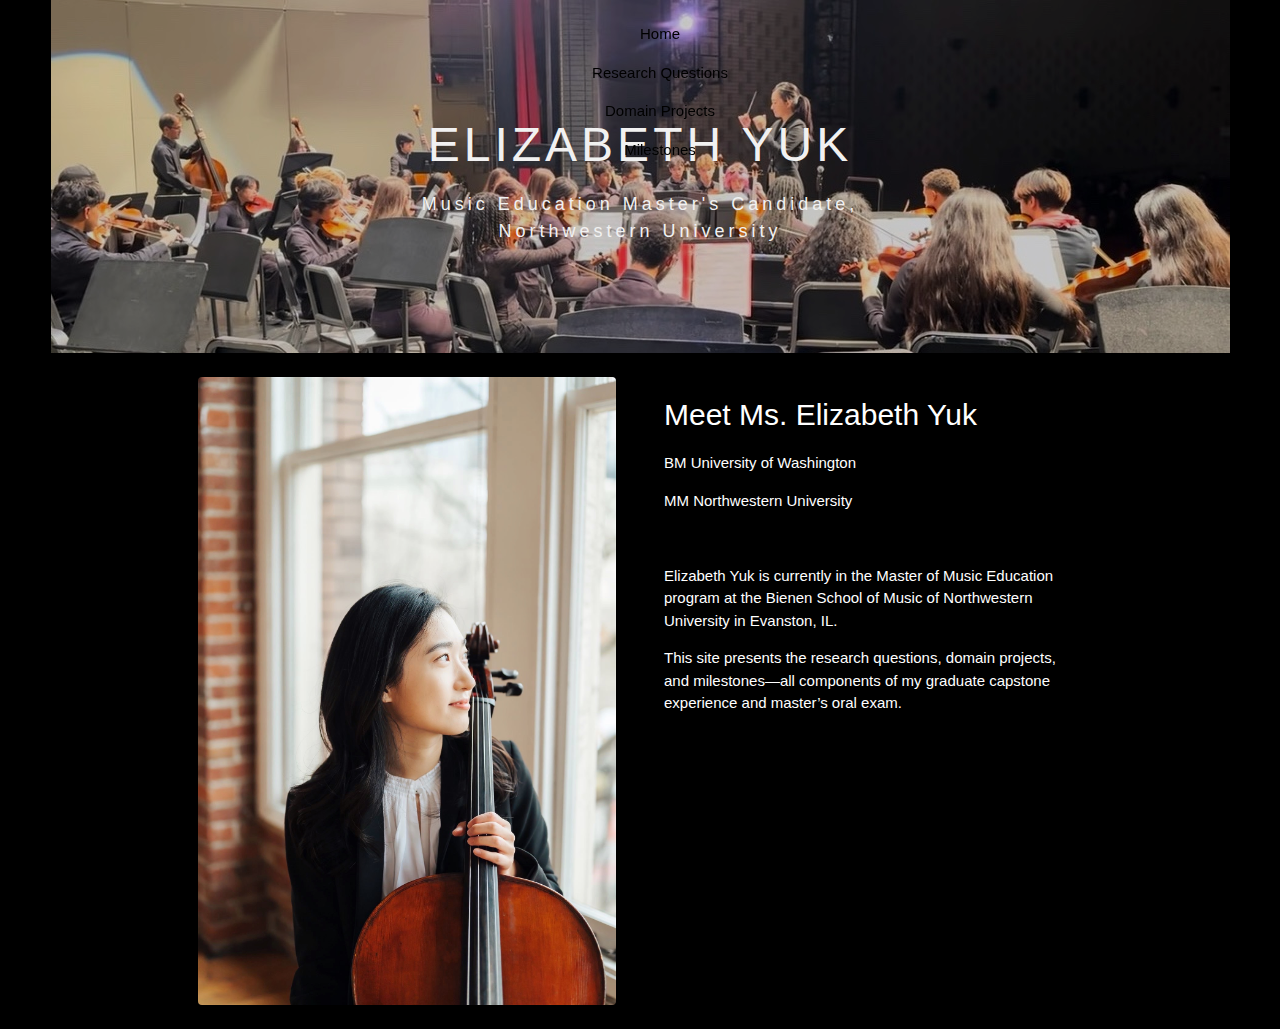
<file: index.html>
<!DOCTYPE html>
<html lang="en">
<head>
<title>Home</title>
<meta charset="UTF-8">
<meta name="viewport" content="width=device-width, initial-scale=1">
<link rel="stylesheet" href="./w3.css">
<link rel="stylesheet" href="./style.css">
</head>
<body style="background-color: black;">

<!-- Header -->
<header class="w3-display-container w3-center"">
  <!-- Navbar (placed at the bottom of the header image) -->
  <div class="w3-round w3-hide-small w3-top nav custom-navbar" id="navbar">
    <ul>
      <li>
        <a href="./index.html" class="w3-bar-item w3-button">Home</a>
      </li>
      <li>
        <a href="./research.html" class="w3-bar-item w3-button">Research Questions</a>
      </li>
      <li>
        <a href="./domain.html" class="w3-bar-item w3-button">Domain Projects</a>
      </li>
      <li>
        <a href="./milestones.html" class="w3-bar-item w3-button">Milestones</a>
      </li>
    </ul>
  </div>

  <img class="w3-image" style="opacity: 0.8;" src="./background.jpg" alt="Me">
  <div class="w3-display-middle w3-padding-large w3-wide w3-text-light-grey w3-center">
    <h1 class="w3-hide-medium w3-hide-small w3-xxxlarge">ELIZABETH YUK</h1>
    <h1 class="w3-hide-medium w3-hide-small w3-large">Music Education Master's Candidate, Northwestern University</h1>
    <h3 class="w3-hide-large w3-display-top" style="white-space:nowrap">ELIZABETH YUK</h3>
    <h5 class="w3-hide-large w3-display-top" style="white-space:nowrap">Music Education Master's Candidate, Northwestern University</h5>
  </div>

  <!-- Navbar (placed at the bottom of the header image) -->
  <div class="w3-center w3-light-grey w3-padding-16 w3-hide-large w3-hide-medium">
    <div class="w3-bar w3-light-grey">
      <a href="./index.html" class="w3-bar-item w3-button">Home</a>
      <a href="./research.html" class="w3-bar-item w3-button">Research Questions</a>
      <a href="./domain.html" class="w3-bar-item w3-button">Domain Projects</a>
      <a href="./milestones.html" class="w3-bar-item w3-button">Milestones</a>
    </div>
  </div>
</header>

</div>
<!-- Page content -->
<div class="w3-content w3-padding-large w3-container" id="home">
  <div class="w3-row">
    <div class="w3-col m6 w3-center w3-padding-large">
      <img src="./bio.jpg" class="w3-round w3-image" width="500" height="333" />
    </div>
    <div class="w3-col m6 w3-padding-large" style="color: white">
      <p><h2>Meet Ms. Elizabeth Yuk</h2></p>
      <p>BM University of Washington</p>
      <p>MM Northwestern University</p>
      <br>
      <p>​Elizabeth Yuk is currently in the Master of Music Education program at the Bienen School of Music of Northwestern University in Evanston, IL.​​</p>
      <p>This site presents the research questions, domain projects, and milestones—all components of my graduate capstone experience and master’s oral exam.</p>
    </div>
  </div>

<!-- End page content -->
</div>

</body>
<script>
  window.addEventListener('scroll', function() {
    const navbar = document.getElementById('navbar');
    const navbarMobile = document.getElementById('navbar-mobile');
    const scrolled = window.scrollY > 50;

    if (scrolled) {
      navbar?.classList.add('scrolled');
      navbarMobile?.classList.add('scrolled');
    } else {
      navbar?.classList.remove('scrolled');
      navbarMobile?.classList.remove('scrolled');
    }
  });
</script>
</html>
</file>
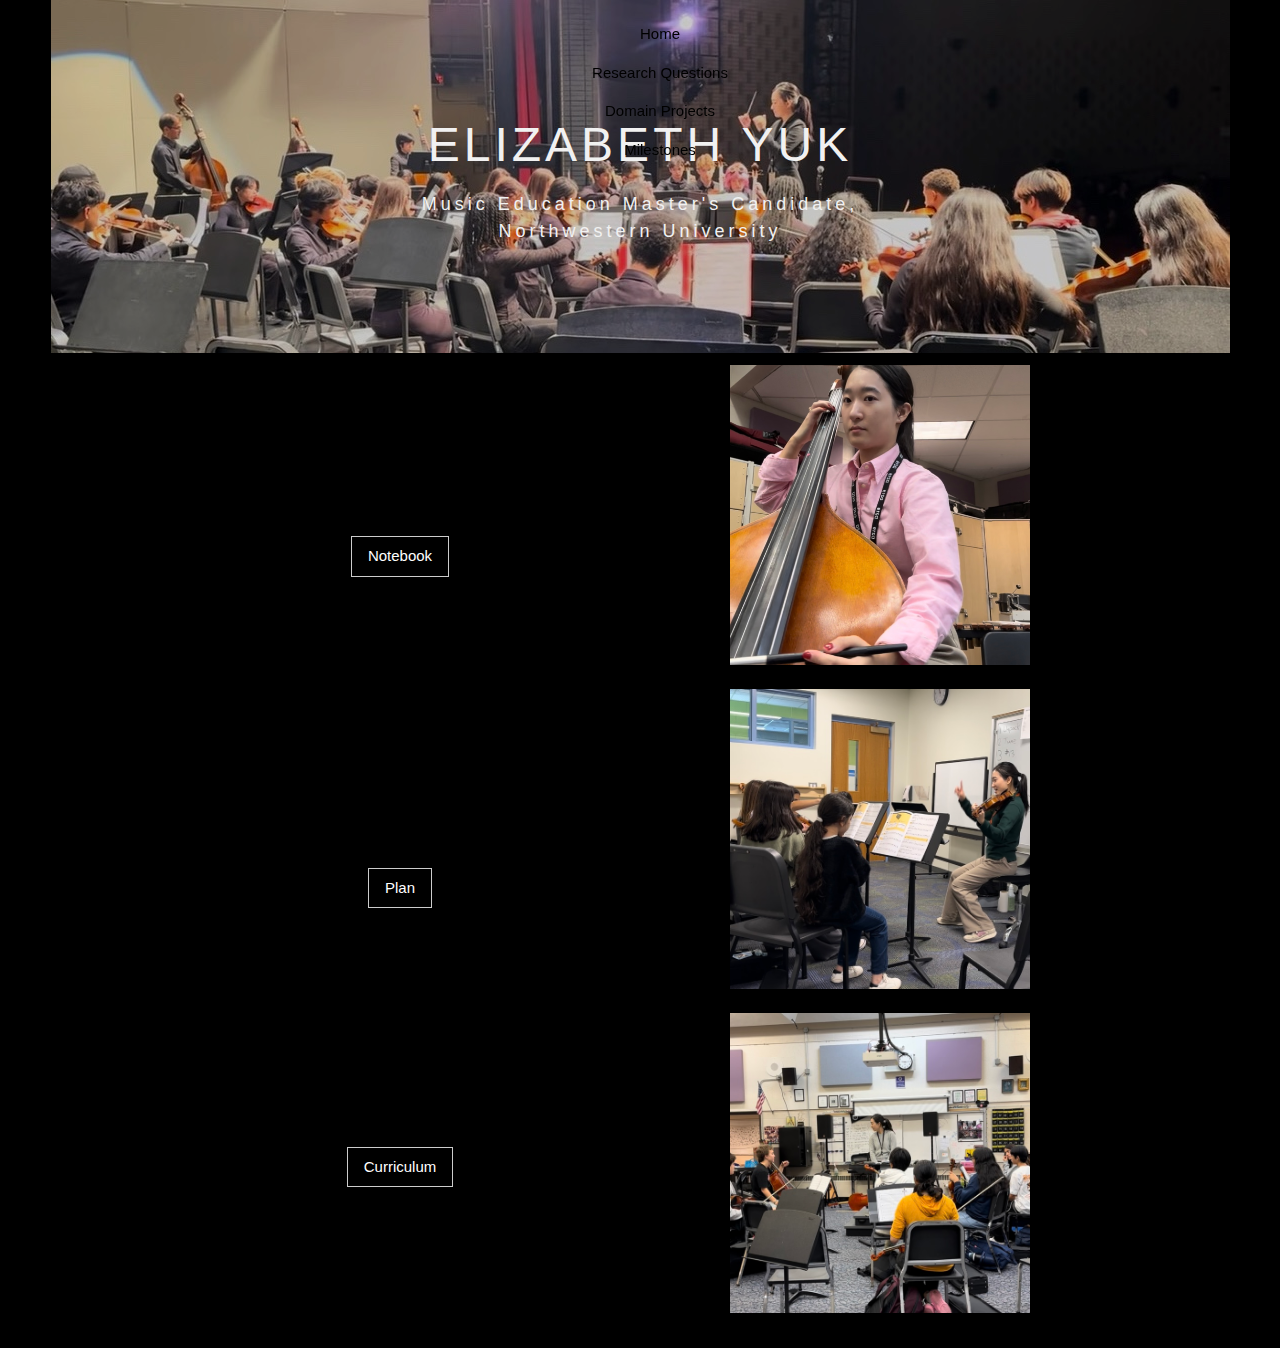
<file: domain.html>
<!DOCTYPE html>
<html lang="en">
<head>
<title>Domain Projects</title>
<meta charset="UTF-8">
<meta name="viewport" content="width=device-width, initial-scale=1">
<link rel="stylesheet" href="./w3.css">
<link rel="stylesheet" href="./style.css">
</head>
<body style="background-color: black;">

<!-- Header -->
<header class="w3-display-container w3-center"">
  <!-- Navbar (placed at the bottom of the header image) -->
  <div class="w3-round w3-hide-small w3-top nav custom-navbar" id="navbar">
    <ul>
      <li>
        <a href="./index.html" class="w3-bar-item w3-button">Home</a>
      </li>
      <li>
        <a href="./research.html" class="w3-bar-item w3-button">Research Questions</a>
      </li>
      <li>
        <a href="./domain.html" class="w3-bar-item w3-button">Domain Projects</a>
      </li>
      <li>
        <a href="./milestones.html" class="w3-bar-item w3-button">Milestones</a>
      </li>
    </ul>
  </div>

  <img class="w3-image" style="opacity: 0.8;" src="./background.jpg" alt="Me">
  <div class="w3-display-middle w3-padding-large w3-wide w3-text-light-grey w3-center">
    <h1 class="w3-hide-medium w3-hide-small w3-xxxlarge">ELIZABETH YUK</h1>
    <h1 class="w3-hide-medium w3-hide-small w3-large">Music Education Master's Candidate, Northwestern University</h1>
    <h3 class="w3-hide-large w3-display-top" style="white-space:nowrap">ELIZABETH YUK</h3>
    <h5 class="w3-hide-large w3-display-top" style="white-space:nowrap">Music Education Master's Candidate, Northwestern University</h5>
  </div>

  <!-- Navbar (placed at the bottom of the header image) -->
  <div class="w3-center w3-light-grey w3-padding-16 w3-hide-large w3-hide-medium">
    <div class="w3-bar w3-light-grey">
      <a href="./index.html" class="w3-bar-item w3-button">Home</a>
      <a href="./research.html" class="w3-bar-item w3-button">Research Questions</a>
      <a href="./domain.html" class="w3-bar-item w3-button">Domain Projects</a>
      <a href="./milestones.html" class="w3-bar-item w3-button">Milestones</a>
    </div>
  </div>
</header>

</div>
<!-- Page content -->
<div class="class="w3-display-container w3-opacity-min">
  <div style="max-width: 960px; margin: 0 auto;">
  <div class="w3-row">
    <div class="w3-col m6 w3-center w3-padding-large hj-domain">
      <p><h3>DOMAIN PROJECT #1</h3></p>
      <p>Double Bass-ics</p>
      <p>A notebook and toolkit for teaching beginning double bass</p>
      <a href="https://drive.google.com/file/d/1-Enh3FlwK1AhsM_RGXLzHrX90MsM6gbZ/view" class="w3-button w3-border" style="background-color: black; color: white; margin-top: 30px">Notebook</a>
    </div>
    <div class="w3-col m6 w3-center w3-padding-large">
      <img src="./domain1.jpg" width="300px" />
    </div>
  </div>
  <div class="w3-row">
    <div class="w3-col m6 w3-center w3-padding-large hj-domain">
      <p><h3>DOMAIN PROJECT #2</h3></p>
      <p>CMP Plan: Fiddles on Fire</p>
      <br/>
      <br/>
      <a href="https://drive.google.com/file/d/1-Enh3FlwK1AhsM_RGXLzHrX90MsM6gbZ/view" class="w3-button w3-border" style="background-color: black; color: white; margin-top: 30px">Plan</a>
    </div>
    <div class="w3-col m6 w3-center w3-padding-large">
      <img src="./domain2.jpg" width="300px" />
    </div>
  </div>
  <div class="w3-row">
    <div class="w3-col m6 w3-center w3-padding-large hj-domain">
      <p><h3>DOMAIN PROJECT #3</h3></p>
      <p>9th Grade Orchestra Curriculum Sample</p>
      <a href="https://drive.google.com/file/d/1-Enh3FlwK1AhsM_RGXLzHrX90MsM6gbZ/view" class="w3-button w3-border" style="background-color: black; color: white; margin-top: 30px;">Curriculum</a>
    </div>
    <div class="w3-col m6 w3-center w3-padding-large">
      <img src="./domain3.jpg" width="300px" />
    </div>
  </div>
  </div>
</div>

<!-- End page content -->
</div>

<footer>
  <br/>
</footer>
</body>
<script>
  window.addEventListener('scroll', function() {
    const navbar = document.getElementById('navbar');
    const navbarMobile = document.getElementById('navbar-mobile');
    const scrolled = window.scrollY > 50;

    if (scrolled) {
      navbar?.classList.add('scrolled');
      navbarMobile?.classList.add('scrolled');
    } else {
      navbar?.classList.remove('scrolled');
      navbarMobile?.classList.remove('scrolled');
    }
  });
</script>
</html>
</file>
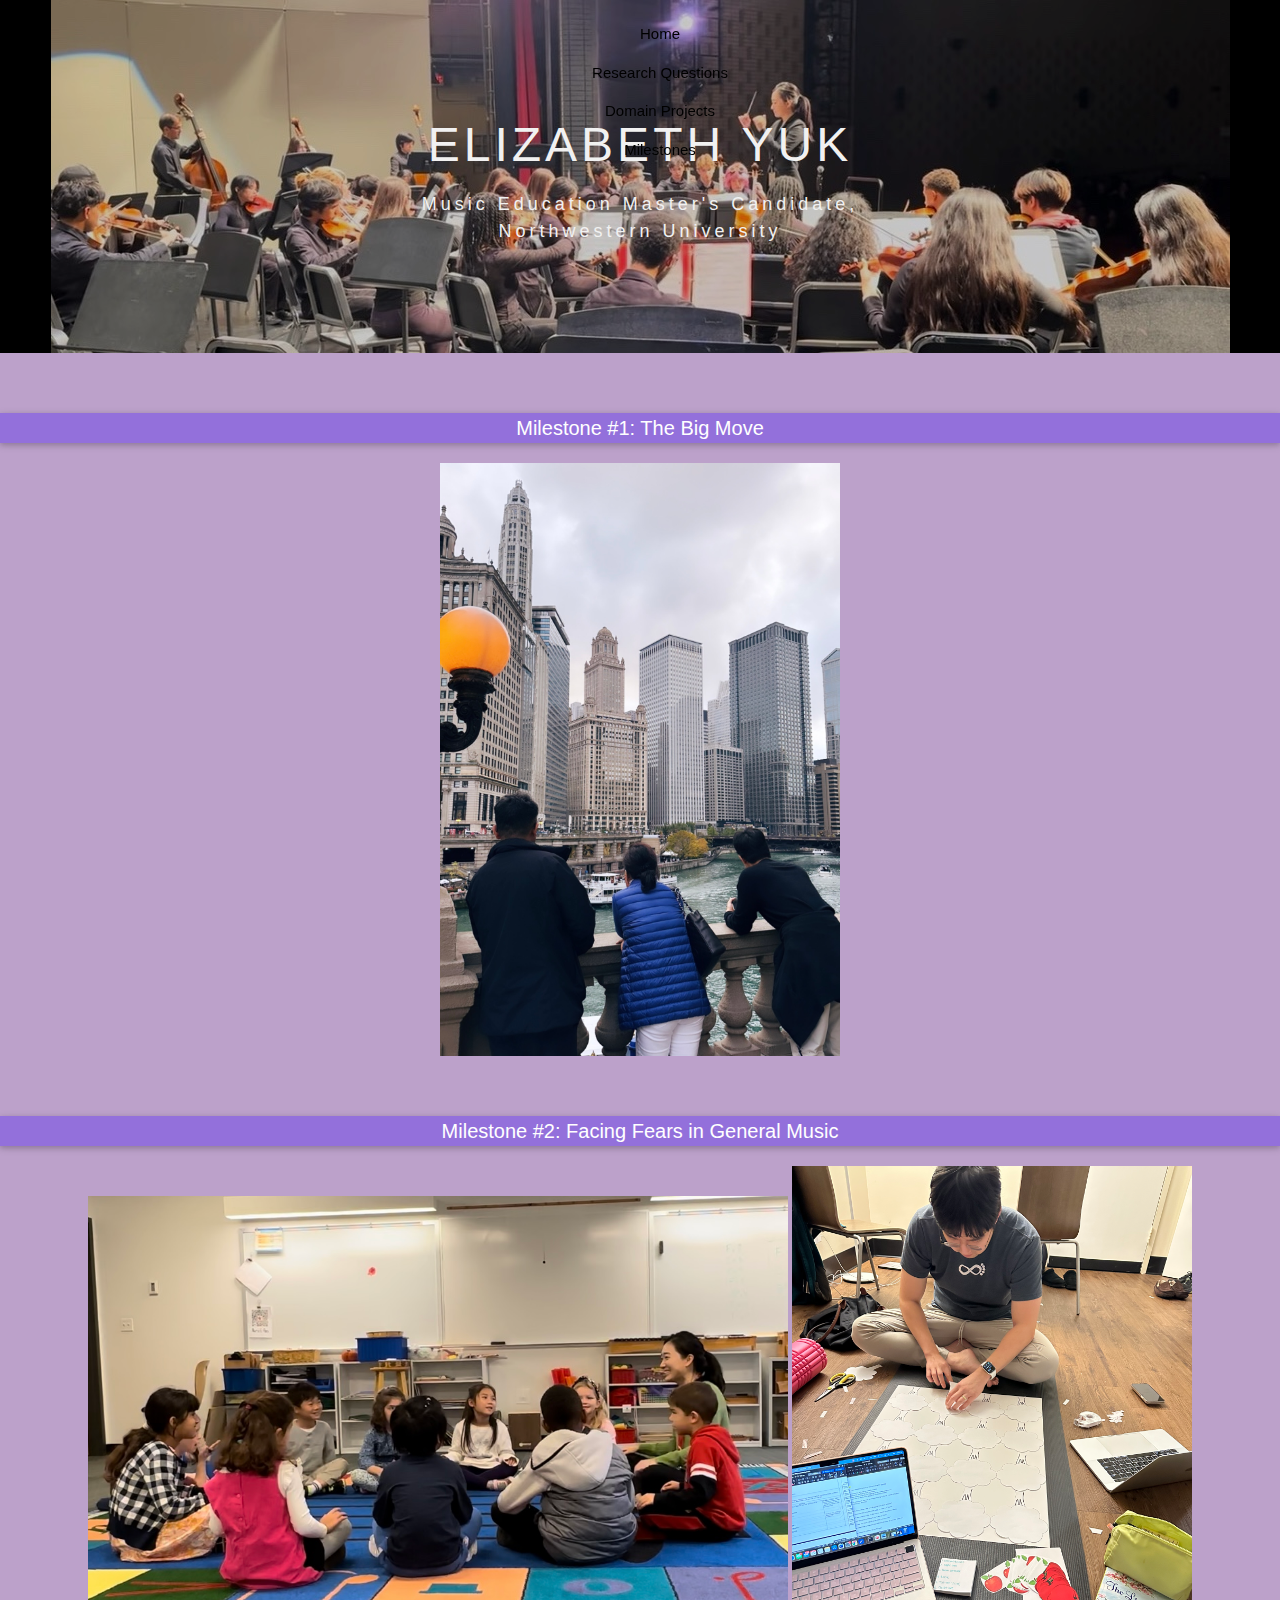
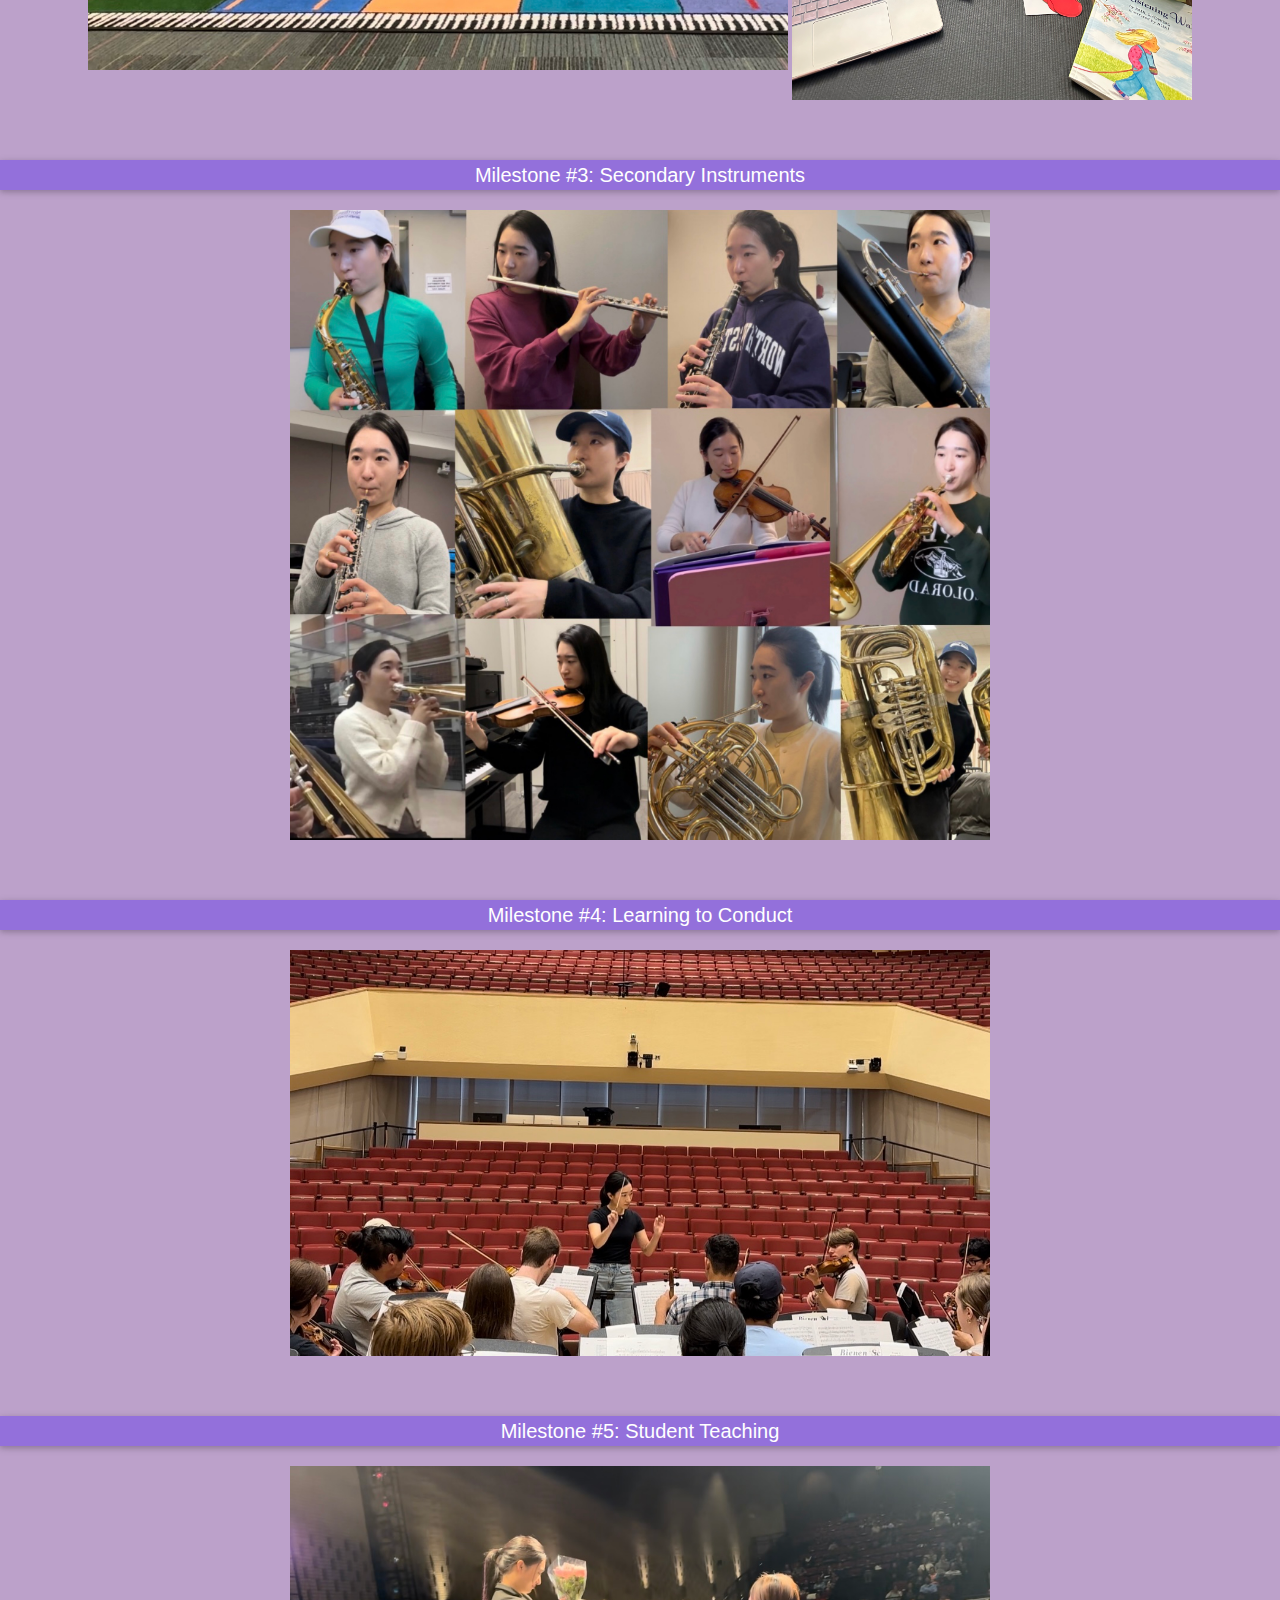
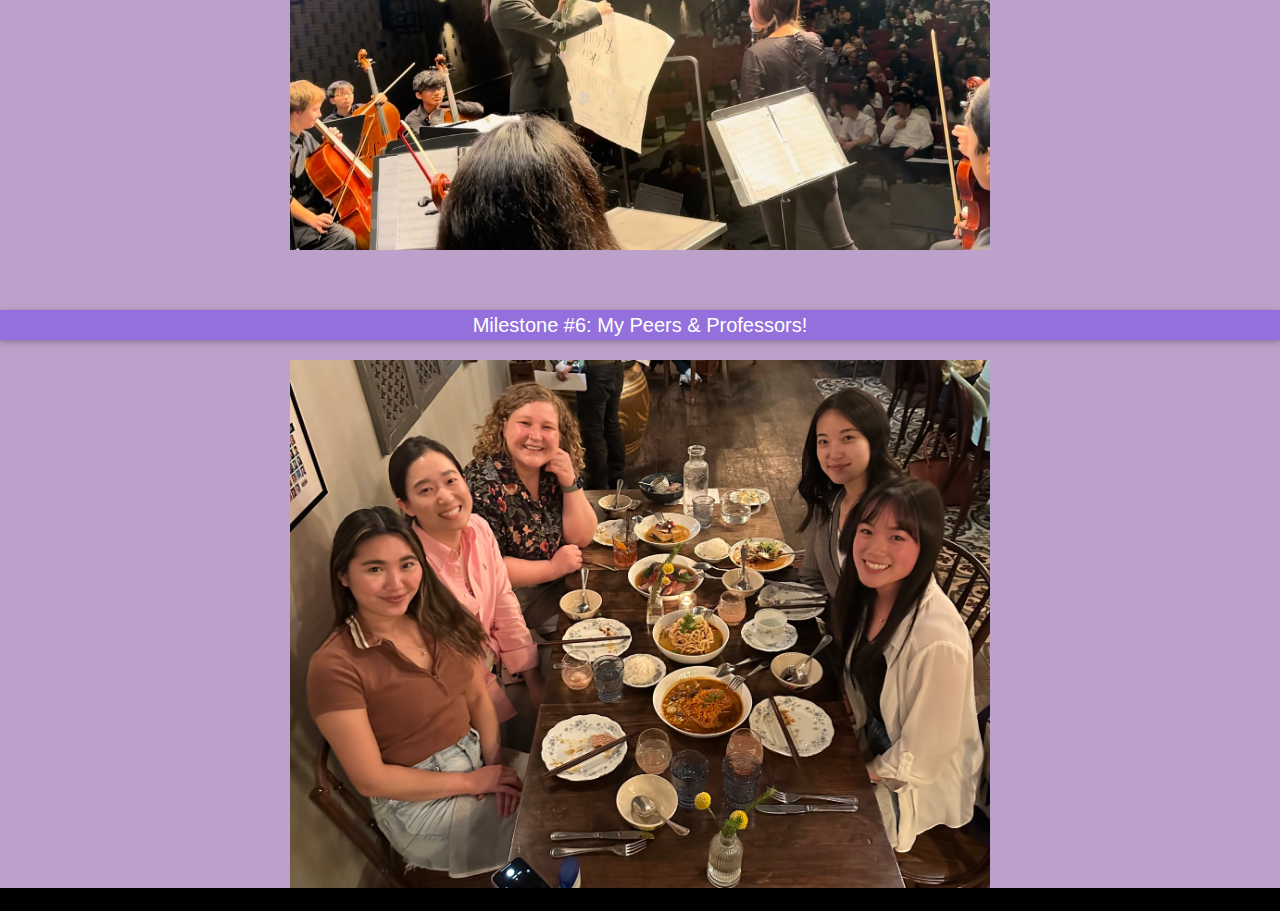
<file: milestones.html>
<!DOCTYPE html>
<html lang="en">
<head>
<title>Milestones</title>
<meta charset="UTF-8">
<meta name="viewport" content="width=device-width, initial-scale=1">
<link rel="stylesheet" href="./w3.css">
<link rel="stylesheet" href="./style.css">
</head>
<body style="background-color: black;">

<!-- Header -->
<header class="w3-display-container w3-center"">
  <!-- Navbar (placed at the bottom of the header image) -->
  <div class="w3-round w3-hide-small w3-top nav custom-navbar" id="navbar">
    <ul>
      <li>
        <a href="./index.html" class="w3-bar-item w3-button">Home</a>
      </li>
      <li>
        <a href="./research.html" class="w3-bar-item w3-button">Research Questions</a>
      </li>
      <li>
        <a href="./domain.html" class="w3-bar-item w3-button">Domain Projects</a>
      </li>
      <li>
        <a href="./milestones.html" class="w3-bar-item w3-button">Milestones</a>
      </li>
    </ul>
  </div>
  <img class="w3-image" style="opacity: 0.8;" src="./background.jpg" alt="Me">
  <div class="w3-display-middle w3-padding-large w3-wide w3-text-light-grey w3-center">
    <h1 class="w3-hide-medium w3-hide-small w3-xxxlarge">ELIZABETH YUK</h1>
    <h1 class="w3-hide-medium w3-hide-small w3-large">Music Education Master's Candidate, Northwestern University</h1>
    <h3 class="w3-hide-large w3-display-top" style="white-space:nowrap">ELIZABETH YUK</h3>
    <h5 class="w3-hide-large w3-display-top" style="white-space:nowrap">Music Education Master's Candidate, Northwestern University</h5>
  </div>

  <!-- Navbar (placed at the bottom of the header image) -->
  <div class="w3-center w3-light-grey w3-padding-16 w3-hide-large w3-hide-medium">
    <div class="w3-bar w3-light-grey">
      <a href="./index.html" class="w3-bar-item w3-button">Home</a>
      <a href="./research.html" class="w3-bar-item w3-button">Research Questions</a>
      <a href="./domain.html" class="w3-bar-item w3-button">Domain Projects</a>
      <a href="./milestones.html" class="w3-bar-item w3-button">Milestones</a>
    </div>
  </div>
</header>

</div>
<!-- Page content -->
<div class="class="w3-display-container w3-opacity-min" style="background-color: rgb(188, 161, 202);">
  <div class="w3-row w3-center w3-display-container">
    <p class="w3-card hj-margin-top hj-milestone">Milestone #1: The Big Move</p>
    <img src="./milestone1.jpg" width="400px" />
  </div>
  <div class="w3-row w3-center">
    <p class="w3-card hj-margin-top hj-milestone">Milestone #2: Facing Fears in General Music</p>
    <img src="./milestone2-1.jpg" width="700px" />
    <img src="./milestone2-2.jpg" width="400px" />
  </div>
  <div class="w3-row w3-center">
    <p class="w3-card hj-margin-top hj-milestone">Milestone #3: Secondary Instruments</p>
    <img src="./milestone3.jpg" width="700px" />
  </div>
  <div class="w3-row w3-center">
    <p class="w3-card hj-margin-top hj-milestone">Milestone #4: Learning to Conduct</p>
    <img src="./milestone4.jpg" width="700px" />
  </div>
  <div class="w3-row w3-center">
    <p class="w3-card hj-margin-top hj-milestone">Milestone #5: Student Teaching</p>
    <img src="./milestone5.jpg" width="700px" />
  </div>
  <div class="w3-row w3-center">
    <p class="w3-card hj-margin-top hj-milestone">Milestone #6: My Peers & Professors!</p>
    <img src="./milestone6.jpg" width="700px" />
  </div>
</div>

<!-- End page content -->
</div>
<footer">
  <br/>
</footer>
</body>
<script>
  window.addEventListener('scroll', function() {
    const navbar = document.getElementById('navbar');
    const navbarMobile = document.getElementById('navbar-mobile');
    const scrolled = window.scrollY > 50;

    if (scrolled) {
      navbar?.classList.add('scrolled');
      navbarMobile?.classList.add('scrolled');
    } else {
      navbar?.classList.remove('scrolled');
      navbarMobile?.classList.remove('scrolled');
    }
  });
</script>
</html>
</file>
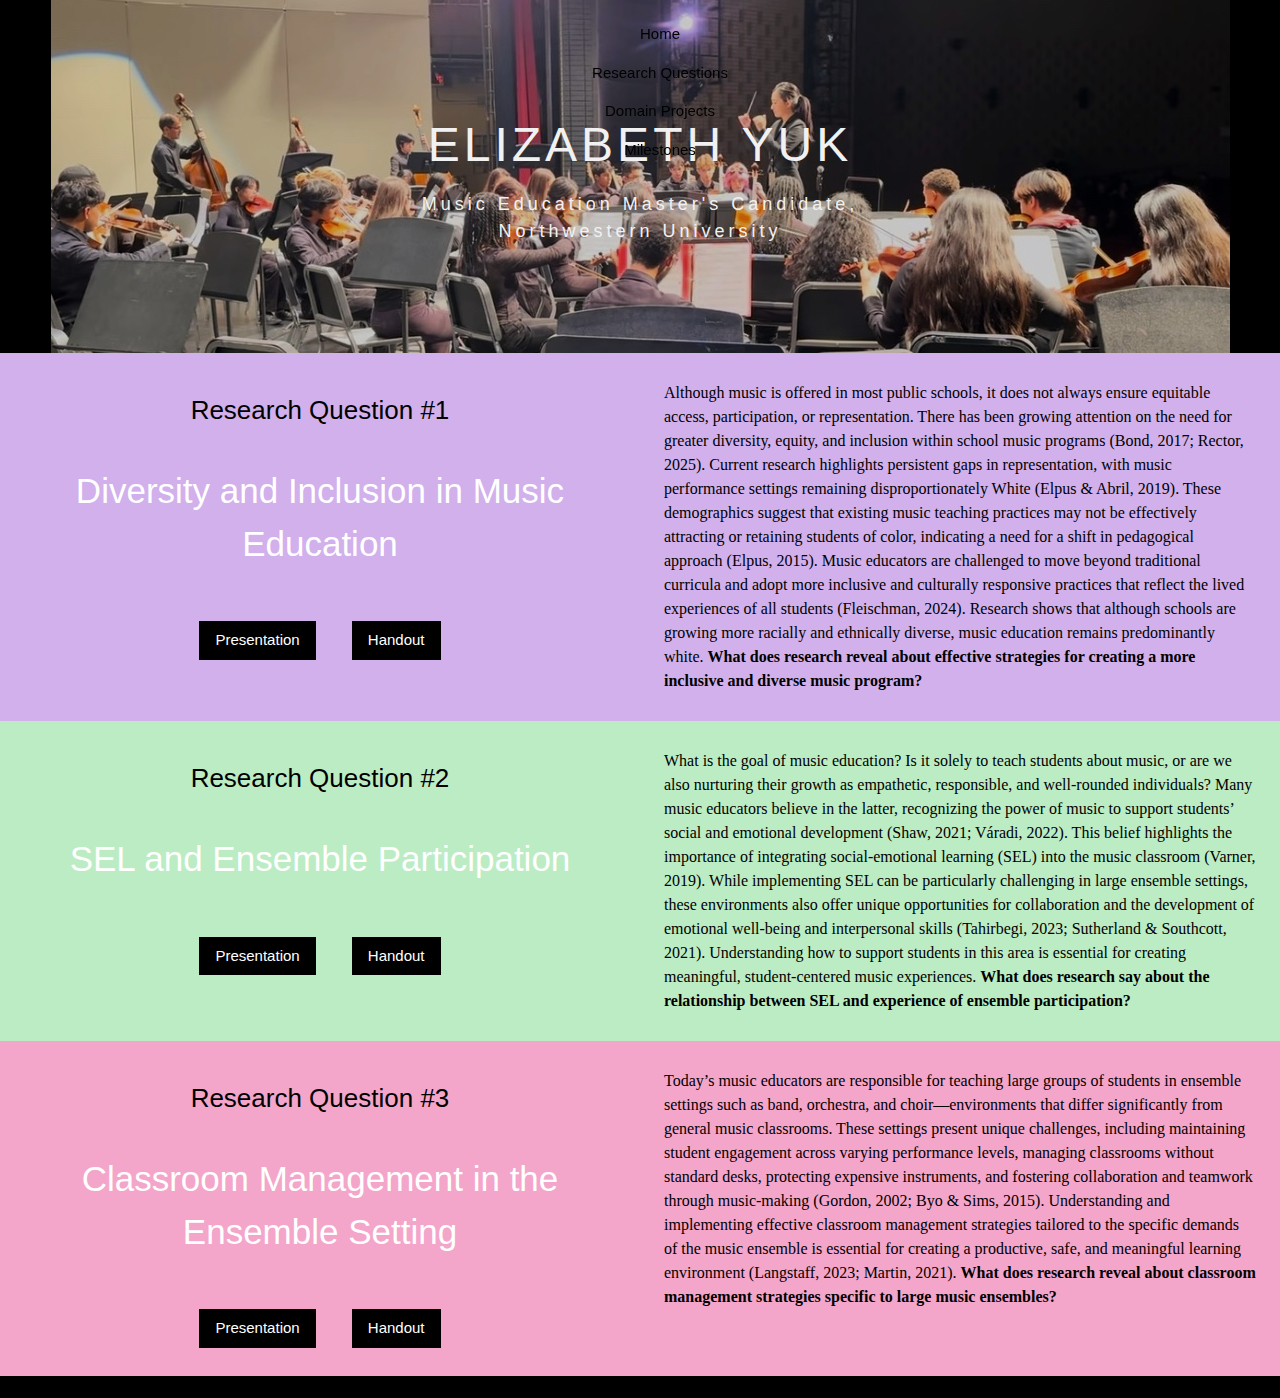
<file: research.html>
<!DOCTYPE html>
<html lang="en">
<head>
<title>Research Questions</title>
<meta charset="UTF-8">
<meta name="viewport" content="width=device-width, initial-scale=1">
<link rel="stylesheet" href="./w3.css">
<link rel="stylesheet" href="./style.css">
</head>
<body style="background-color: black;">


<!-- Header -->
<header class="w3-display-container w3-center"">
  <!-- Navbar (placed at the bottom of the header image) -->
  <div class="w3-round w3-hide-small w3-top nav custom-navbar" id="navbar">
    <ul>
      <li>
        <a href="./index.html" class="w3-bar-item w3-button">Home</a>
      </li>
      <li>
        <a href="./research.html" class="w3-bar-item w3-button">Research Questions</a>
      </li>
      <li>
        <a href="./domain.html" class="w3-bar-item w3-button">Domain Projects</a>
      </li>
      <li>
        <a href="./milestones.html" class="w3-bar-item w3-button">Milestones</a>
      </li>
    </ul>
  </div>

  <img class="w3-image" style="opacity: 0.8;" src="./background.jpg" alt="Me">
  <div class="w3-display-middle w3-padding-large w3-wide w3-text-light-grey w3-center">
    <h1 class="w3-hide-medium w3-hide-small w3-xxxlarge">ELIZABETH YUK</h1>
    <h1 class="w3-hide-medium w3-hide-small w3-large">Music Education Master's Candidate, Northwestern University</h1>
    <h3 class="w3-hide-large w3-display-top" style="white-space:nowrap">ELIZABETH YUK</h3>
    <h5 class="w3-hide-large w3-display-top" style="white-space:nowrap">Music Education Master's Candidate, Northwestern University</h5>
  </div>

  <!-- Navbar (placed at the bottom of the header image) -->
  <div class="w3-center w3-light-grey w3-padding-16 w3-hide-large w3-hide-medium">
    <div class="w3-bar w3-light-grey">
      <a href="./index.html" class="w3-bar-item w3-button">Home</a>
      <a href="./research.html" class="w3-bar-item w3-button">Research Questions</a>
      <a href="./domain.html" class="w3-bar-item w3-button">Domain Projects</a>
      <a href="./milestones.html" class="w3-bar-item w3-button">Milestones</a>
    </div>
  </div>
</header>

</div>
<!-- Page content -->
<div class="class="w3-display-container w3-opacity-min">
  <div class="w3-row" style="background-color: #d1b0ec;">
    <div class="w3-col m6 w3-center w3-padding-large">
      <p style="font-size: 26px">Research Question #1</p>
      <p style="font-size: 35px; color: white;">Diversity and Inclusion in Music Education</p>
      <a href="https://docs.google.com/presentation/d/1P2ExzkAg3dafPESCIxuO76ufCTOmiQ8_/edit?slide=id.p1#slide=id.p1" class="w3-button w3-margin" style="background-color: black; color: white;">Presentation</a>
      <a href="https://drive.google.com/file/d/1DRPBP8Z5eOL5xZA3HLNt6ST30RYS5cn7/view" class="w3-button w3-margin" style="background-color: black; color: white;">Handout</a>
    </div>
    <div class="w3-col m6 w3-padding-large">
      <p style="font-family: 'Times New Roman', Times, serif; font-size: 16px;">Although music is offered in most public schools, it does not always ensure equitable access, participation, or representation. There has been growing attention on the need for greater diversity, equity, and inclusion within school music programs (Bond, 2017; Rector, 2025). Current research highlights persistent gaps in representation, with music performance settings remaining disproportionately White (Elpus & Abril, 2019). These demographics suggest that existing music teaching practices may not be effectively attracting or retaining students of color, indicating a need for a shift in pedagogical approach (Elpus, 2015). Music educators are challenged to move beyond traditional curricula and adopt more inclusive and culturally responsive practices that reflect the lived experiences of all students (Fleischman, 2024). Research shows that although schools are growing more racially and ethnically diverse, music education remains predominantly white.

        <b>What does research reveal about effective strategies for creating a more inclusive and diverse music program?</b></p>
    </div>
  </div>
  <div class="w3-row" style="background-color: #bcecc3;">
    <div class="w3-col m6 w3-center w3-padding-large">
      <p style="font-size: 26px">Research Question #2</p>
      <p style="font-size: 35px; color: white;">SEL and Ensemble Participation</p>
      <a href="https://docs.google.com/presentation/d/1P2ExzkAg3dafPESCIxuO76ufCTOmiQ8_/edit?slide=id.p9#slide=id.p9" class="w3-button w3-margin" style="background-color: black; color: white;">Presentation</a>
      <a href="https://drive.google.com/file/d/18_sBS9BKztND5g0UahIr_oISqEB7YlN7/view" class="w3-button w3-margin" style="background-color: black; color: white;">Handout</a>
    </div>
    <div class="w3-col m6 w3-padding-large">
      <p style="font-family: 'Times New Roman', Times, serif; font-size: 16px;">What is the goal of music education? Is it solely to teach students about music, or are we also nurturing their growth as empathetic, responsible, and well-rounded individuals? Many music educators believe in the latter, recognizing the power of music to support students’ social and emotional development (Shaw, 2021; Váradi, 2022). This belief highlights the importance of integrating social-emotional learning (SEL) into the music classroom (Varner, 2019). While implementing SEL can be particularly challenging in large ensemble settings, these environments also offer unique opportunities for collaboration and the development of emotional well-being and interpersonal skills (Tahirbegi, 2023; Sutherland & Southcott, 2021). Understanding how to support students in this area is essential for creating meaningful, student-centered music experiences.
        <b>What does research say about the relationship between SEL and experience of ensemble participation?</b></p>
    </div>
  </div>
  <div class="w3-row" style="background-color: #f4a5ca;">
    <div class="w3-col m6 w3-center w3-padding-large">
      <p style="font-size: 26px">Research Question #3</p>
      <p style="font-size: 35px; color: white;">Classroom Management in the Ensemble Setting</p>
      <a href="https://docs.google.com/presentation/d/1P2ExzkAg3dafPESCIxuO76ufCTOmiQ8_/edit?slide=id.p19#slide=id.p19" class="w3-button w3-margin" style="background-color: black; color: white;">Presentation</a>
      <a href="https://drive.google.com/file/d/1-Enh3FlwK1AhsM_RGXLzHrX90MsM6gbZ/view" class="w3-button w3-margin" style="background-color: black; color: white;">Handout</a>
    </div>
    <div class="w3-col m6 w3-padding-large">
      <p style="font-family: 'Times New Roman', Times, serif; font-size: 16px;">Today’s music educators are responsible for teaching large groups of students in ensemble settings such as band, orchestra, and choir—environments that differ significantly from general music classrooms. These settings present unique challenges, including maintaining student engagement across varying performance levels, managing classrooms without standard desks, protecting expensive instruments, and fostering collaboration and teamwork through music-making (Gordon, 2002; Byo & Sims, 2015). Understanding and implementing effective classroom management strategies tailored to the specific demands of the music ensemble is essential for creating a productive, safe, and meaningful learning environment (Langstaff, 2023; Martin, 2021).
        <b>What does research reveal about classroom management strategies specific to large music ensembles?</b></p>
    </div>
  </div>
</div>

<!-- End page content -->
</div>

<footer>
  <br/>
</footer>
</body>
<script>
  window.addEventListener('scroll', function() {
    const navbar = document.getElementById('navbar');
    const navbarMobile = document.getElementById('navbar-mobile');
    const scrolled = window.scrollY > 50;

    if (scrolled) {
      navbar?.classList.add('scrolled');
      navbarMobile?.classList.add('scrolled');
    } else {
      navbar?.classList.remove('scrolled');
      navbarMobile?.classList.remove('scrolled');
    }
  });
</script>
</html>
</file>
<file: style.css>
.hj-margin-top {
    margin-top: 60px;
}

p.hj-milestone {
    font-size: 20px;
    background-color: mediumpurple;
    color: white;
}

p.hj-default {
    color: white;
}
</file>
